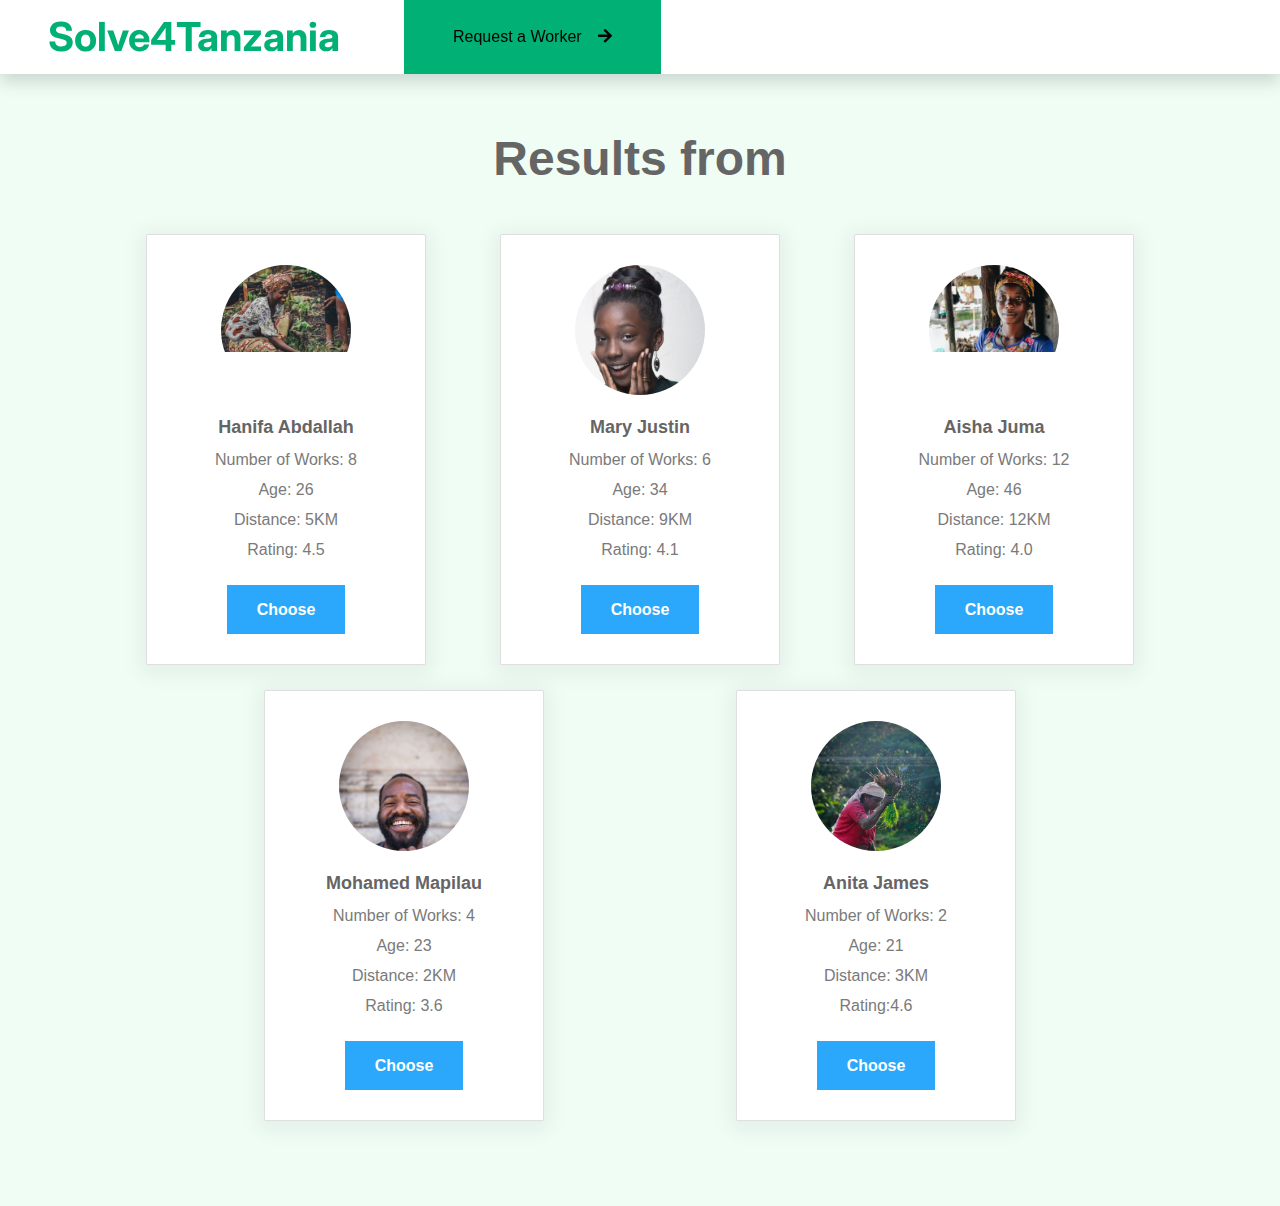
<file: list-of-people/index.html>
<!DOCTYPE html>
<html lang="en">
<head>
    <meta charset="UTF-8">
    <link href="main.css" rel="stylesheet">
    <link rel="preconnect" href="https://fonts.googleapis.com">
    <link rel="preconnect" href="https://fonts.gstatic.com" crossorigin>
    <link href="https://fonts.googleapis.com/css2?family=Heebo:wght@400;500;600&family=Inter:wght@700;800&display=swap" rel="stylesheet">

    <!-- Icon Font Stylesheet -->
    <link href="https://cdnjs.cloudflare.com/ajax/libs/font-awesome/5.10.0/css/all.min.css" rel="stylesheet">
    <link href="https://cdn.jsdelivr.net/npm/bootstrap-icons@1.4.1/font/bootstrap-icons.css" rel="stylesheet">

    <!-- Libraries Stylesheet -->
    <link href="../lib/animate/animate.min.css" rel="stylesheet">
    <link href="../lib/owlcarousel/assets/owl.carousel.min.css" rel="stylesheet">

    <!-- Customized Bootstrap Stylesheet -->
    <link href="../css/bootstrap.min.css" rel="stylesheet">
</head>
<body>
<div class="container-xxl p-0">
    <nav class="navbar navbar-expand-lg bg-white navbar-light shadow sticky-top p-0">
        <a href="../index.html" class="navbar-brand d-flex align-items-center text-center py-0 px-4 px-lg-5">
            <h1 class="m-0 text-primary">Solve4Tanzania</h1>
        </a>
        <button type="button" class="navbar-toggler me-4" data-bs-toggle="collapse" data-bs-target="#navbarCollapse">
            <span class="navbar-toggler-icon"></span>
        </button>
        <div class="collapse navbar-collapse" id="navbarCollapse">
            <a href="../request-form/index.html" class="btn btn-primary rounded-0 py-4 px-lg-5 d-none d-lg-block">Request a Worker<i class="fa fa-arrow-right ms-3"></i></a>
        </div>
    </nav>
    <div class="responsive-container-block container">
        <p class="text-blk team-head-text">
            Results from <p id="work">Upishi</p>
        </p>
        <div class="responsive-container-block">
            <div class="responsive-cell-block wk-desk-3 wk-ipadp-3 wk-tab-6 wk-mobile-12 card-container">
                <div class="card">
                    <div class="team-image-wrapper">
                        <img class="team-member-image" src="../img/people/woman1.jpg">
                    </div>
                    <p id="worker1" class="text-blk name">
                        Hanifa Abdallah
                    </p>
                    <p class="text-blk feature-text">
                        Number of Works: 8<br>
                        Age: 26<br>
                        Distance: 5KM<br>
                        Rating: 4.5
                    </p>
                    <button id="myBtn">
                        Choose
                    </button>
                </div>
            </div>
            <div class="responsive-cell-block wk-desk-3 wk-ipadp-3 wk-tab-6 wk-mobile-12 card-container">
                <div class="card">
                    <div class="team-image-wrapper">
                        <img class="team-member-image" src="../img/people/woman2.jpg">
                    </div>
                    <p id="worker2" class="text-blk name">
                        Mary Justin
                    </p>
                    <p class="text-blk feature-text">
                        Number of Works: 6<br>
                        Age: 34<br>
                        Distance: 9KM<br>
                        Rating: 4.1
                    </p>
                    <button id="myBtn">
                        Choose
                    </button>
                </div>
            </div>
            <div class="responsive-cell-block wk-desk-3 wk-ipadp-3 wk-tab-6 wk-mobile-12 card-container">
                <div class="card">
                    <div class="team-image-wrapper">
                        <img class="team-member-image" src="../img/people/woman3.jpg">
                    </div>
                    <p id="worker3" class="text-blk name">
                        Aisha Juma
                    </p>
                    <p class="text-blk feature-text">
                        Number of Works: 12<br>
                        Age: 46<br>
                        Distance: 12KM<br>
                        Rating: 4.0
                    </p>
                    <button id="myBtn">
                        Choose
                    </button>
                </div>
            </div>
            <div class="responsive-cell-block wk-desk-3 wk-ipadp-3 wk-tab-6 wk-mobile-12 card-container">
                <div class="card">
                    <div class="team-image-wrapper">
                        <img class="team-member-image" src="../img/people/man1.jpg">
                    </div>
                    <p id="worker4" class="text-blk name">
                        Mohamed Mapilau
                    </p>
                    <p class="text-blk feature-text">
                        Number of Works: 4<br>
                        Age: 23<br>
                        Distance: 2KM<br>
                        Rating: 3.6
                    </p>

                    <button id="myBtn">
                        Choose
                    </button>

                </div>
            </div>
            <div class="responsive-cell-block wk-desk-3 wk-ipadp-3 wk-tab-6 wk-mobile-12 card-container">
                <div class="card">
                    <div class="team-image-wrapper">
                        <img class="team-member-image" src="../img/people/woman4.jpg">
                    </div>
                    <p id="worker5" class="text-blk name">
                        Anita James
                    </p>
                    <p class="text-blk feature-text">
                        Number of Works: 2<br>
                        Age: 21<br>
                        Distance: 3KM<br>
                        Rating:4.6
                    </p>
                    <button id="myBtn" onclick="details('worker5')">
                        Choose
                    </button>
                </div>
            </div>
            <div class="modal" id="myModal">
                <div class="modal-content">
                    <span class="close">&times;</span>
                    <p>Thank you for choosing <span id="wokername"></span>. we are putting you in contact with the
                    worker, if the worker accepts the detail will be sent to you via phone or website</p>
                </div>
            </div>
        </div>
    </div>
</div>
<script>
    function details(workername) {
        // Store the value in localStorage
        localStorage.setItem('Worker', document.getElementById(workername).innerText);
        // Link to the other page
    }
    const Worker = localStorage.getItem('myValue');
    document.getElementById('wokername').innerText = Worker;
    console.log(myValue);
    console.log(Worker)
</script>
<script>
    var modal = document.getElementById("myModal");

    // Get the button that opens the modal
    var btn = document.getElementById("myBtn");

    // Get the <span> element that closes the modal
    var span = document.getElementsByClassName("close")[0];

    // When the user clicks the button, open the modal
    btn.onclick = function() {
        modal.style.display = "block";
    }

    // When the user clicks on <span> (x), close the modal
    span.onclick = function() {
        modal.style.display = "none";
    }

    window.onclick = function(event) {
        if (event.target === modal) {
            modal.style.display = "none";
        }
    }
</script>
<script>
    const myValue = localStorage.getItem('myValue');
    document.getElementById('work').innerText = myValue;
    console.log(myValue);
</script>
</body>
</html>
</file>
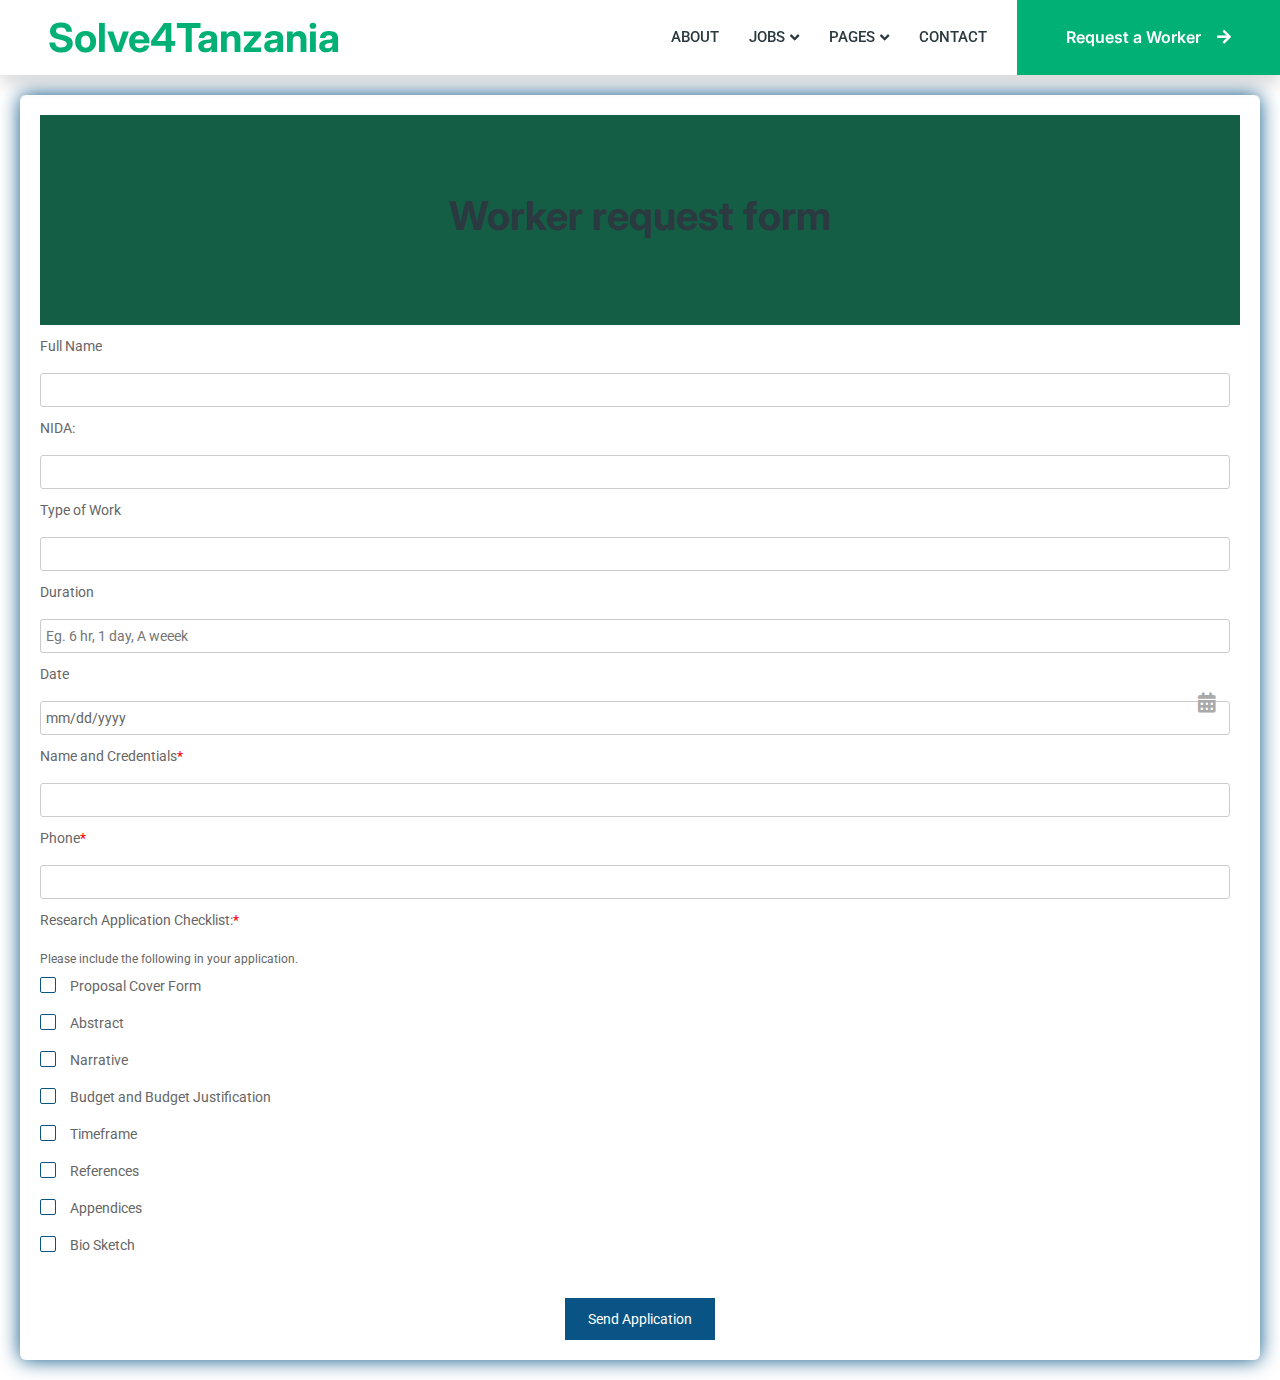
<file: request.html>
<!DOCTYPE html>
<html>
<head>
    <title>Research Application Form</title>
    <link href="https://fonts.googleapis.com/css?family=Roboto:300,400,500,700" rel="stylesheet">
    <link rel="stylesheet" href="https://use.fontawesome.com/releases/v5.5.0/css/all.css"
          integrity="sha384-B4dIYHKNBt8Bc12p+WXckhzcICo0wtJAoU8YZTY5qE0Id1GSseTk6S+L3BlXeVIU" crossorigin="anonymous">
    <style>
        html, body {
            min-height: 100%;
        }

        body, div, form, input, select, textarea, p {
            padding: 0;
            margin: 0;
            outline: none;
            font-family: Roboto, Arial, sans-serif;
            font-size: 14px;
            color: #666;
            line-height: 22px;
        }

        h1 {
            position: absolute;
            margin: 0;
            font-size: 32px;
            color: #fff;
            z-index: 2;
        }

        h5 {
            margin: 10px 0;
        }

        .testbox {
            display: flex;
            justify-content: center;
            align-items: center;
            height: inherit;
            padding: 20px;
        }

        form {
            width: 100%;
            padding: 20px;
            border-radius: 6px;
            background: #fff;
            box-shadow: 0 0 20px 0 #095484;
        }

        .banner {
            position: relative;
            height: 210px;
            background-color: #26bc89;
            background-size: cover;
            display: flex;
            justify-content: center;
            align-items: center;
            text-align: center;
        }

        .banner::after {
            content: "";
            background-color: rgba(0, 0, 0, 0.5);
            position: absolute;
            width: 100%;
            height: 100%;
        }

        input, select, textarea {
            margin-bottom: 10px;
            border: 1px solid #ccc;
            border-radius: 3px;
        }

        input {
            width: calc(100% - 10px);
            padding: 5px;
        }

        select {
            width: 100%;
            padding: 7px 0;
            background: transparent;
        }

        textarea {
            width: calc(100% - 12px);
            padding: 5px;
        }

        .item:hover p, .item:hover i, .question:hover p, .question label:hover, input:hover::placeholder, a {
            color: #095484;
        }

        .item input:hover, .item select:hover, .item textarea:hover {
            border: 1px solid transparent;
            box-shadow: 0 0 6px 0 #095484;
            color: #095484;
        }

        .item {
            position: relative;
            margin: 10px 0;
        }

        input[type="date"]::-webkit-inner-spin-button {
            display: none;
        }

        .item i, input[type="date"]::-webkit-calendar-picker-indicator {
            position: absolute;
            font-size: 20px;
            color: #a9a9a9;
        }

        .item i {
            right: 2%;
            top: 30px;
            z-index: 1;
        }

        [type="date"]::-webkit-calendar-picker-indicator {
            right: 1%;
            z-index: 2;
            opacity: 0;
            cursor: pointer;
        }

        input[type=radio], input[type=checkbox] {
            display: none;
        }

        label.radio, label.check {
            position: relative;
            display: inline-block;
            margin: 5px 20px 15px 0;
            cursor: pointer;
        }

        .question span {
            margin-left: 30px;
        }

        span.required {
            margin-left: 0;
            color: red;
        }

        .checkbox-item label {
            margin: 5px 20px 10px 0;
        }

        label.radio:before, label.check:before {
            content: "";
            position: absolute;
            left: 0;
        }

        label.radio:before {
            width: 17px;
            height: 17px;
            border-radius: 50%;
            border: 2px solid #095484;
        }

        label.check:before {
            top: 2px;
            width: 16px;
            height: 16px;
            border-radius: 2px;
            border: 1px solid #095484;
        }

        input[type=checkbox]:checked + .check:before {
            background: #095484;
        }

        label.radio:after {
            left: 5px;
            border: 3px solid #095484;
        }

        label.check:after {
            left: 4px;
            border: 3px solid #fff;
        }

        label.radio:after, label.check:after {
            content: "";
            position: absolute;
            top: 6px;
            width: 8px;
            height: 4px;
            background: transparent;
            border-top: none;
            border-right: none;
            transform: rotate(-45deg);
            opacity: 0;
        }

        input[type=radio]:checked + label:after, input[type=checkbox]:checked + label:after {
            opacity: 1;
        }

        .btn-block {
            margin-top: 10px;
            text-align: center;
        }

        button {
            width: 150px;
            padding: 10px;
            border: none;
            border-radius: 5px;
            background: #095484;
            font-size: 16px;
            color: #fff;
            cursor: pointer;
        }

        button:hover {
            background: #0666a3;
        }

        @media (min-width: 568px) {
            .city-item {
                display: flex;
                flex-wrap: wrap;
                justify-content: space-between;
            }

            .city-item input {
                width: calc(50% - 20px);
            }

            .city-item select {
                width: calc(50% - 8px);
            }
        }
    </style>
    <link rel="preconnect" href="https://fonts.googleapis.com">
    <link rel="preconnect" href="https://fonts.gstatic.com" crossorigin>
    <link href="https://fonts.googleapis.com/css2?family=Heebo:wght@400;500;600&family=Inter:wght@700;800&display=swap"
          rel="stylesheet">

    <!-- Icon Font Stylesheet -->
    <link href="https://cdnjs.cloudflare.com/ajax/libs/font-awesome/5.10.0/css/all.min.css" rel="stylesheet">
    <link href="https://cdn.jsdelivr.net/npm/bootstrap-icons@1.4.1/font/bootstrap-icons.css" rel="stylesheet">

    <!-- Libraries Stylesheet -->
    <link href="lib/animate/animate.min.css" rel="stylesheet">
    <link href="lib/owlcarousel/assets/owl.carousel.min.css" rel="stylesheet">

    <!-- Customized Bootstrap Stylesheet -->
    <link href="css/bootstrap.min.css" rel="stylesheet">

    <!-- Template Stylesheet -->
    <link href="css/style.css" rel="stylesheet">
</head>
<body>
<div class="container-xxl bg-white p-0">
    <nav class="navbar navbar-expand-lg bg-white navbar-light shadow sticky-top p-0">
        <a href="index.html" class="navbar-brand d-flex align-items-center text-center py-0 px-4 px-lg-5">
            <h1 class="m-0 text-primary">Solve4Tanzania</h1>
        </a>
        <button type="button" class="navbar-toggler me-4" data-bs-toggle="collapse" data-bs-target="#navbarCollapse">
            <span class="navbar-toggler-icon"></span>
        </button>
        <div class="collapse navbar-collapse" id="navbarCollapse">
            <div class="navbar-nav ms-auto p-4 p-lg-0">
                <a href="about.html" class="nav-item nav-link">About</a>
                <div class="nav-item dropdown">
                    <a href="#" class="nav-link dropdown-toggle" data-bs-toggle="dropdown">Jobs</a>
                    <div class="dropdown-menu rounded-0 m-0">
                        <a href="job-list.html" class="dropdown-item">Job List</a>
                        <a href="job-detail.html" class="dropdown-item">Job Detail</a>
                    </div>
                </div>
                <div class="nav-item dropdown">
                    <a href="#" class="nav-link dropdown-toggle" data-bs-toggle="dropdown">Pages</a>
                    <div class="dropdown-menu rounded-0 m-0">
                        <a href="category.html" class="dropdown-item">Job Category</a>
                        <a href="testimonial.html" class="dropdown-item">Testimonial</a>
                        <a href="404.html" class="dropdown-item">404</a>
                    </div>
                </div>
                <a href="contact.html" class="nav-item nav-link">Contact</a>
            </div>
            <a href="request.html" class="btn btn-primary rounded-0 py-4 px-lg-5 d-none d-lg-block">Request a Worker<i
                    class="fa fa-arrow-right ms-3"></i></a>
        </div>
    </nav>
    <div class="testbox">
        <form action="/">
            <div class="banner">
                <h1>Worker request form</h1>
            </div>
            <div class="item">
                <p>Full Name</p>
                <input type="text" name="name"/>
            </div>
            <div class="item">
                <p>NIDA:</p>
                <input type="text" name="name"/>
            </div>
            <div class="item">
                <p>Type of Work</p>
                <input type="text" name="name"/>
            </div>
            <div class="item">
                <p>Duration</p>
                <input type="text" placeholder="Eg. 6 hr, 1 day, A weeek">
            </div>
            <div class="item">
                <p>Date</p>
                <input type="date" name="bdate" required/>
                <i class="fas fa-calendar-alt"></i>
            </div>
            <div class="item">
                <p>Name and Credentials<span class="required">*</span></p>
                <input type="text" name="name" required/>
            </div>
            <div class="item">
                <p>Phone<span class="required">*</span></p>
                <input type="text" name="name" required/>
            </div>
            <div class="question">
                <p>Research Application Checklist:<span class="required">*</span></p>
                <small>Please include the following in your application.</small>
                <div class="question-answer checkbox-item">
                    <div>
                        <input type="checkbox" value="none" id="check_1" name="checklist" required/>
                        <label for="check_1" class="check"><span>Proposal Cover Form</span></label>
                    </div>
                    <div>
                        <input type="checkbox" value="none" id="check_2" name="checklist" required/>
                        <label for="check_2" class="check"><span>Abstract</span></label>
                    </div>
                    <div>
                        <input type="checkbox" value="none" id="check_3" name="checklist" required/>
                        <label for="check_3" class="check"><span>Narrative</span></label>
                    </div>
                    <div>
                        <input type="checkbox" value="none" id="check_4" name="checklist" required/>
                        <label for="check_4" class="check"><span>Budget and Budget Justification</span></label>
                    </div>
                    <div>
                        <input type="checkbox" value="none" id="check_5" name="checklist" required/>
                        <label for="check_5" class="check"><span>Timeframe</span></label>
                    </div>
                    <div>
                        <input type="checkbox" value="none" id="check_6" name="checklist" required/>
                        <label for="check_6" class="check"><span>References</span></label>
                    </div>
                    <div>
                        <input type="checkbox" value="none" id="check_7" name="checklist" required/>
                        <label for="check_7" class="check"><span>Appendices</span></label>
                    </div>
                    <div>
                        <input type="checkbox" value="none" id="check_8" name="checklist" required/>
                        <label for="check_8" class="check"><span>Bio Sketch</span></label>
                    </div>
                </div>
            </div>
            <br/>
            <div class="btn-block">
                <button type="submit" href="/">Send Application</button>
            </div>
        </form>
    </div>
</div>
</body>
</html>
</file>
<file: list-of-people/main.css>
* {
    font-family: Nunito, sans-serif;
}

.responsive-cell-block {
    min-height: 75px;
}

.text-blk {
    margin-top: 0px;
    margin-right: 0px;
    margin-bottom: 0px;
    margin-left: 0px;
    line-height: 25px;
}

.responsive-container-block {
    min-height: 75px;
    height: fit-content;
    width: 100%;
    display: flex;
    flex-wrap: wrap;
    margin-top: 0px;
    margin-right: auto;
    margin-bottom: 0px;
    margin-left: auto;
    justify-content: space-evenly;
}

.team-head-text {
    font-size: 48px;
    font-weight: 900;
    text-align: center;
}

.team-head-text {
    line-height: 50px;
    width: 100%;
    margin-top: 0px;
    margin-right: 0px;
    margin-bottom: 50px;
    margin-left: 0px;
}

.container {
    max-width: 1380px;
    margin-top: 60px;
    margin-right: auto;
    margin-bottom: 60px;
    margin-left: auto;
    padding-top: 0px;
    padding-right: 30px;
    padding-bottom: 0px;
    padding-left: 30px;
}

.card {
    text-align: center;
    box-shadow: rgba(0, 0, 0, 0.05) 0px 4px 20px 7px;
    display: flex;
    flex-direction: column;
    align-items: center;
    padding-top: 30px;
    padding-right: 25px;
    padding-bottom: 30px;
    padding-left: 25px;
}

.card-container {
    width: 280px;
    margin-top: 0px;
    margin-right: 10px;
    margin-bottom: 25px;
    margin-left: 10px;
}

.name {
    margin-top: 20px;
    margin-right: 0px;
    margin-bottom: 5px;
    margin-left: 0px;
    font-size: 18px;
    font-weight: 800;
}

.position {
    margin-top: 0px;
    margin-right: 0px;
    margin-bottom: 10px;
    margin-left: 0px;
}

.feature-text {
    margin-top: 0px;
    margin-right: 0px;
    margin-bottom: 20px;
    margin-left: 0px;
    color: rgb(122, 122, 122);
    line-height: 30px;
}

.social-icons {
    width: 70px;
    display: flex;
    justify-content: space-between;
}

.team-image-wrapper {
    clip-path: circle(50% at 50% 50%);
    width: 130px;
    height: 130px;
}

.team-member-image {
    max-width: 100%;
}

@media (max-width: 500px) {
    .card-container {
        width: 100%;
        margin-top: 0px;
        margin-right: 0px;
        margin-bottom: 25px;
        margin-left: 0px;
    }
}
button {
    padding: 12.5px 30px;
    border: 0;
    border-radius: 100px;
    background-color: #2ba8fb;
    color: #ffffff;
    font-weight: Bold;
    transition: all 0.5s;
    -webkit-transition: all 0.5s;
}

button:hover {
    background-color: #6fc5ff;
    box-shadow: 0 0 20px #6fc5ff50;
}

button:active {
    background-color: #3d94cf;
    transition: all 0.25s;
    -webkit-transition: all 0.25s;
    box-shadow: none;
}

.modal {
    display: none;
    position: fixed;
    z-index: 1;
    left: 0;
    top: 0;
    width: 50cm;
    height: 50cm;
    overflow: auto;
    background-color: rgba(0,0,0,0.4);
}

.modal-content {
    background-color: #fefefe;
    margin: 15% auto;
    padding: 20px;
    border: 1px solid #888;
    width: 80%;
}

.close {
    color: #aaa;
    float: right;
    font-size: 28px;
    font-weight: bold;
}

.close:hover,
.close:focus {
    color: black;
    text-decoration: none;
    cursor: pointer;
}
</file>
<file: css/style.css>
/********** Template CSS **********/
:root {
    --primary: #00B074;
    --secondary: #2B9BFF;
    --light: #EFFDF5;
    --dark: #2B3940;
}

.back-to-top {
    position: fixed;
    display: none;
    right: 45px;
    bottom: 45px;
    z-index: 99;
}


/*** Spinner ***/
#spinner {
    opacity: 0;
    visibility: hidden;
    transition: opacity .5s ease-out, visibility 0s linear .5s;
    z-index: 99999;
}

#spinner.show {
    transition: opacity .5s ease-out, visibility 0s linear 0s;
    visibility: visible;
    opacity: 1;
}


/*** Button ***/
.btn {
    font-family: 'Inter', sans-serif;
    font-weight: 600;
    transition: .5s;
}

.btn.btn-primary,
.btn.btn-secondary {
    color: #FFFFFF;
}

.btn-square {
    width: 38px;
    height: 38px;
}

.btn-sm-square {
    width: 32px;
    height: 32px;
}

.btn-lg-square {
    width: 48px;
    height: 48px;
}

.btn-square,
.btn-sm-square,
.btn-lg-square {
    padding: 0;
    display: flex;
    align-items: center;
    justify-content: center;
    font-weight: normal;
    border-radius: 2px;
}


/*** Navbar ***/
.navbar .dropdown-toggle::after {
    border: none;
    content: "\f107";
    font-family: "Font Awesome 5 Free";
    font-weight: 900;
    vertical-align: middle;
    margin-left: 5px;
    transition: .5s;
}

.navbar .dropdown-toggle[aria-expanded=true]::after {
    transform: rotate(-180deg);
}

.navbar-dark .navbar-nav .nav-link,
.navbar-light .navbar-nav .nav-link {
    margin-right: 30px;
    padding: 25px 0;
    color: #FFFFFF;
    font-size: 15px;
    text-transform: uppercase;
    outline: none;
}

.navbar-dark .navbar-nav .nav-link:hover,
.navbar-dark .navbar-nav .nav-link.active,
.navbar-light .navbar-nav .nav-link:hover,
.navbar-light .navbar-nav .nav-link.active {
    color: var(--primary);
}

@media (max-width: 991.98px) {
    .navbar-dark .navbar-nav .nav-link,
    .navbar-light .navbar-nav .nav-link  {
        margin-right: 0;
        padding: 10px 0;
    }

    .navbar-light .navbar-nav {
        border-top: 1px solid #EEEEEE;
    }
}

.navbar-light .navbar-brand,
.navbar-light a.btn {
    height: 75px;
}

.navbar-light .navbar-nav .nav-link {
    color: var(--dark);
    font-weight: 500;
}

.navbar-light.sticky-top {
    top: -100px;
    transition: .5s;
}

@media (min-width: 992px) {
    .navbar .nav-item .dropdown-menu {
        display: block;
        top: 100%;
        margin-top: 0;
        transform: rotateX(-75deg);
        transform-origin: 0% 0%;
        opacity: 0;
        visibility: hidden;
        transition: .5s;
        
    }

    .navbar .nav-item:hover .dropdown-menu {
        transform: rotateX(0deg);
        visibility: visible;
        transition: .5s;
        opacity: 1;
    }
}


/*** Header ***/
.header-carousel .container,
.page-header .container {
    position: relative;
    padding: 45px 0 45px 35px;
    border-left: 15px solid var(--primary);
}

.header-carousel .container::before,
.header-carousel .container::after,
.page-header .container::before,
.page-header .container::after {
    position: absolute;
    content: "";
    top: 0;
    left: 0;
    width: 100px;
    height: 15px;
    background: var(--primary);
}

.header-carousel .container::after,
.page-header .container::after {
    top: 100%;
    margin-top: -15px;
}

@media (max-width: 768px) {
    .header-carousel .owl-carousel-item {
        position: relative;
        min-height: 500px;
    }
    
    .header-carousel .owl-carousel-item img {
        position: absolute;
        width: 100%;
        height: 100%;
        object-fit: cover;
    }

    .header-carousel .owl-carousel-item p {
        font-size: 14px !important;
        font-weight: 400 !important;
    }

    .header-carousel .owl-carousel-item h1 {
        font-size: 30px;
        font-weight: 600;
    }
}

.header-carousel .owl-nav {
    position: absolute;
    top: 50%;
    right: 8%;
    transform: translateY(-50%);
    display: flex;
    flex-direction: column;
}

.header-carousel .owl-nav .owl-prev,
.header-carousel .owl-nav .owl-next {
    margin: 7px 0;
    width: 45px;
    height: 45px;
    display: flex;
    align-items: center;
    justify-content: center;
    color: #FFFFFF;
    background: transparent;
    border: 1px solid #FFFFFF;
    border-radius: 2px;
    font-size: 22px;
    transition: .5s;
}

.header-carousel .owl-nav .owl-prev:hover,
.header-carousel .owl-nav .owl-next:hover {
    background: var(--primary);
    border-color: var(--primary);
}

.page-header {
    background: linear-gradient(rgba(43, 57, 64, .5), rgba(43, 57, 64, .5)), url(../img/carousel-1.jpg) center center no-repeat;
    background-size: cover;
}

.breadcrumb-item + .breadcrumb-item::before {
    color: var(--light);
}


/*** About ***/
.about-bg {
    background-image: -webkit-repeating-radial-gradient(center center, rgba(0, 0, 0, 0.2), rgba(0, 0, 0, 0.2) 1px, transparent 1px, transparent 100%);
    background-image: -moz-repeating-radial-gradient(center center, rgba(0, 0, 0, 0.2), rgba(0, 0, 0, 0.2) 1px, transparent 1px, transparent 100%);
    background-image: -ms-repeating-radial-gradient(center center, rgba(0, 0, 0, 0.2), rgba(0, 0, 0, 0.2) 1px, transparent 1px, transparent 100%);
    background-image: -o-repeating-radial-gradient(center center, rgba(0, 0, 0, 0.2), rgba(0, 0, 0, 0.2) 1px, transparent 1px, transparent 100%);
    background-image: repeating-radial-gradient(center center, rgba(0, 0, 0, 0.2), rgba(0, 0, 0, 0.2) 1px, transparent 1px, transparent 100%);
    background-size: 5px 5px;
}


/*** Category ***/
.cat-item {
    display: block;
    box-shadow: 0 0 45px rgba(0, 0, 0, .08);
    border: 1px solid transparent;
    transition: .5s;
}

.cat-item:hover {
    border-color: rgba(0, 0, 0, .08);
    box-shadow: none;
}


/*** Job Listing ***/
.nav-pills .nav-item .active {
    border-bottom: 2px solid var(--primary);
}

.job-item {
    border: 1px solid transparent;
    border-radius: 2px;
    box-shadow: 0 0 45px rgba(0, 0, 0, .08);
    transition: .5s;
}

.job-item:hover {
    border-color: rgba(0, 0, 0, .08);
    box-shadow: none;
}


/*** Testimonial ***/
.testimonial-carousel .owl-item .testimonial-item,
.testimonial-carousel .owl-item.center .testimonial-item * {
    transition: .5s;
}

.testimonial-carousel .owl-item.center .testimonial-item {
    background: var(--primary) !important;
}

.testimonial-carousel .owl-item.center .testimonial-item * {
    color: #FFFFFF !important;
}

.testimonial-carousel .owl-dots {
    margin-top: 24px;
    display: flex;
    align-items: flex-end;
    justify-content: center;
}

.testimonial-carousel .owl-dot {
    position: relative;
    display: inline-block;
    margin: 0 5px;
    width: 15px;
    height: 15px;
    border: 5px solid var(--primary);
    border-radius: 2px;
    transition: .5s;
}

.testimonial-carousel .owl-dot.active {
    background: var(--dark);
    border-color: var(--primary);
}


/*** Footer ***/
.footer .btn.btn-social {
    margin-right: 5px;
    width: 35px;
    height: 35px;
    display: flex;
    align-items: center;
    justify-content: center;
    color: var(--light);
    border: 1px solid rgba(255,255,255,0.5);
    border-radius: 2px;
    transition: .3s;
}

.footer .btn.btn-social:hover {
    color: var(--primary);
    border-color: var(--light);
}

.footer .btn.btn-link {
    display: block;
    margin-bottom: 5px;
    padding: 0;
    text-align: left;
    font-size: 15px;
    font-weight: normal;
    text-transform: capitalize;
    transition: .3s;
}

.footer .btn.btn-link::before {
    position: relative;
    content: "\f105";
    font-family: "Font Awesome 5 Free";
    font-weight: 900;
    margin-right: 10px;
}

.footer .btn.btn-link:hover {
    letter-spacing: 1px;
    box-shadow: none;
}

.footer .form-control {
    border-color: rgba(255,255,255,0.5);
}

.footer .copyright {
    padding: 25px 0;
    font-size: 15px;
    border-top: 1px solid rgba(256, 256, 256, .1);
}

.footer .copyright a {
    color: var(--light);
}

.footer .footer-menu a {
    margin-right: 15px;
    padding-right: 15px;
    border-right: 1px solid rgba(255, 255, 255, .1);
}

.footer .footer-menu a:last-child {
    margin-right: 0;
    padding-right: 0;
    border-right: none;
}
</file>
